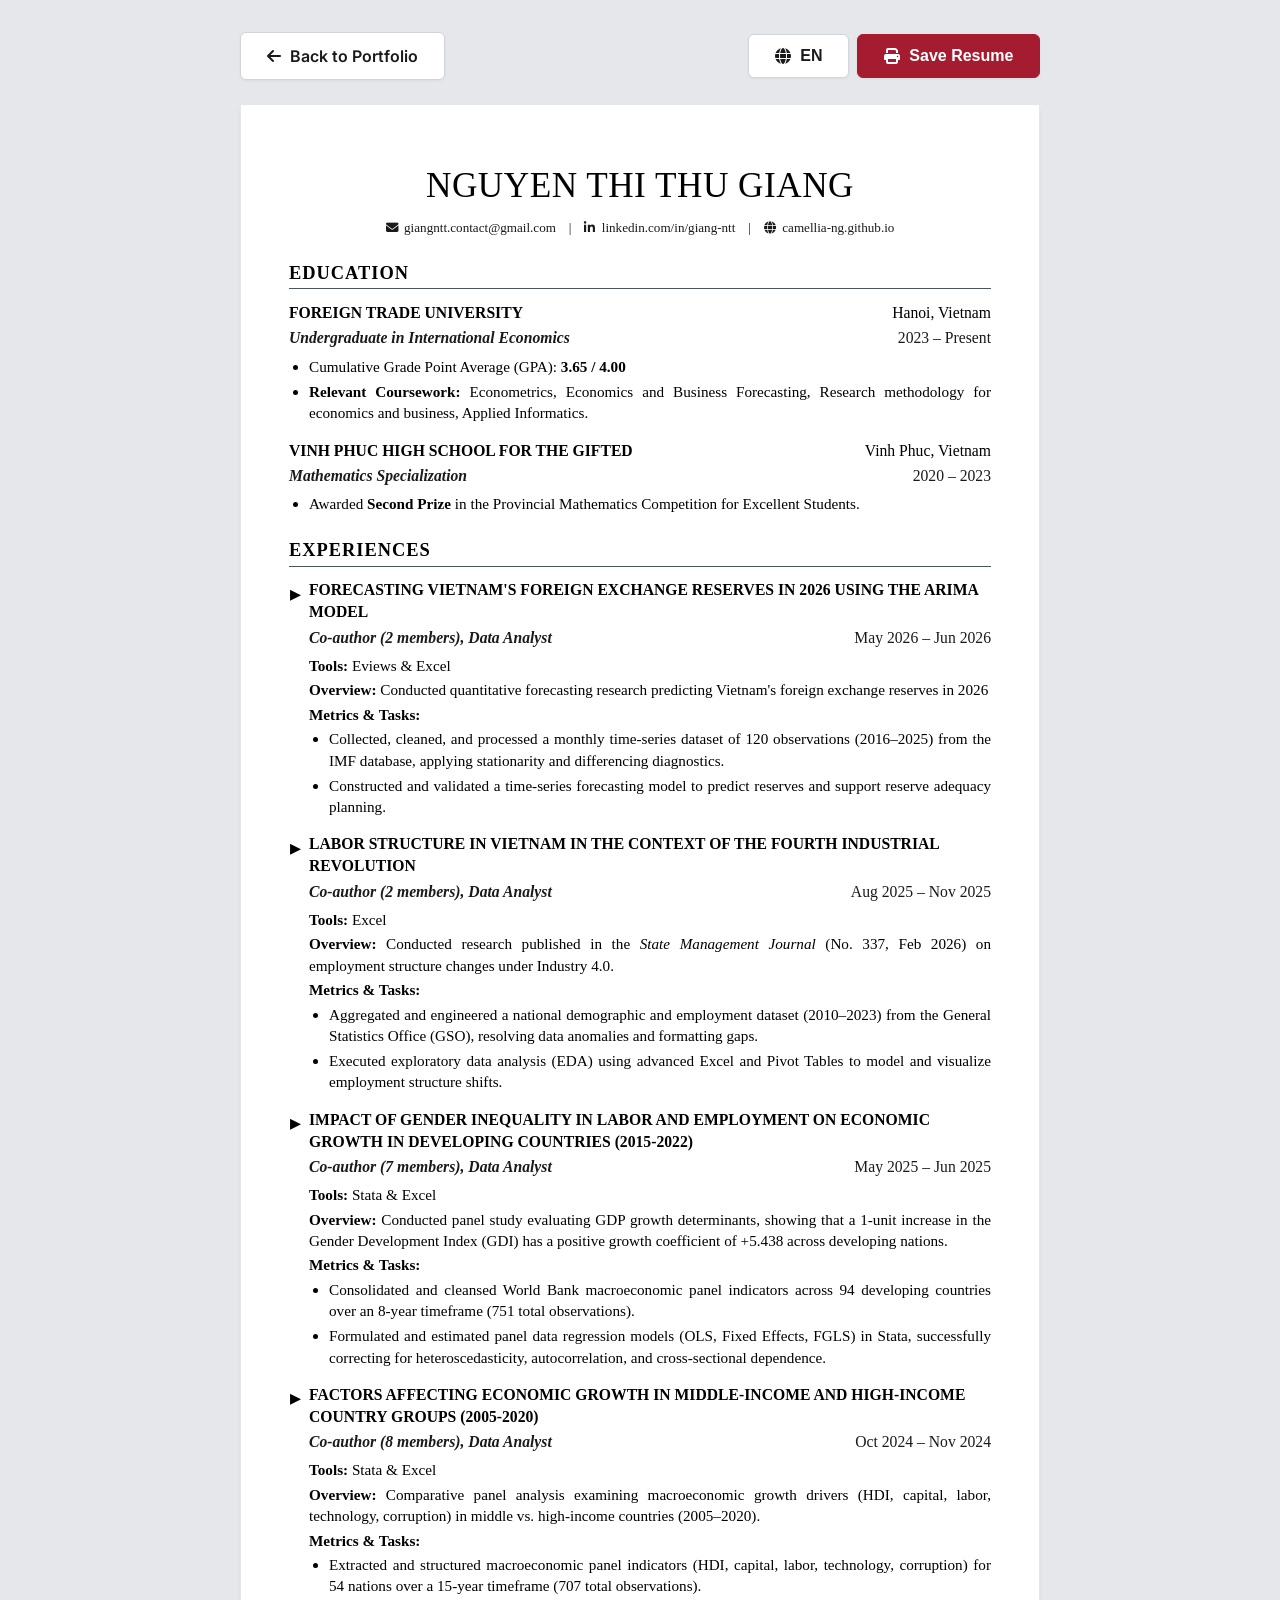
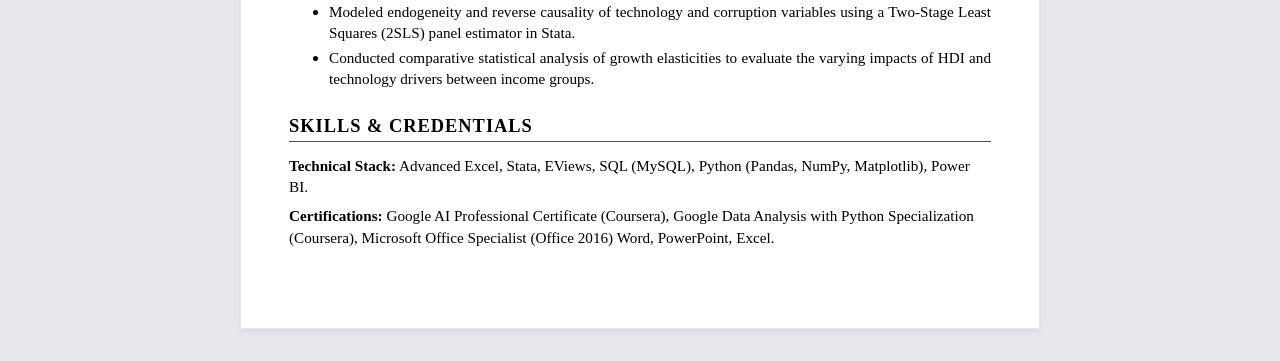
<file: resume/index.html>
<!DOCTYPE html>
<html lang="en">
<head>
    <meta charset="UTF-8">
    <meta name="viewport" content="width=device-width, initial-scale=1.0">
    <title>Resume | Nguyen Thi Thu Giang</title>
    
    <!-- Google Fonts for Print & Web -->
    <link rel="preconnect" href="https://fonts.googleapis.com">
    <link rel="preconnect" href="https://fonts.gstatic.com" crossorigin>
    <link href="https://fonts.googleapis.com/css2?family=Lora:ital,wght@0,400;0,700;1,400&family=Inter:wght@400;500;600;700&display=swap" rel="stylesheet">
    
    <!-- FontAwesome for Icons -->
    <link rel="stylesheet" href="https://cdnjs.cloudflare.com/ajax/libs/font-awesome/6.4.0/css/all.min.css">
    
    <!-- Favicon -->
    <link rel="icon" type="image/png" href="../assets/favicon.png?v=3.0">
    
    <style>
        /* ==========================================================================
           HARVARD RESUME STYLING
           ========================================================================== */
        :root {
            --primary-color: #000000;
            --secondary-color: #1a1a1a;
            --border-color: #4b5563; /* Darker border (grey-600) for better contrast */
            --accent-color: #a51c30; /* Harvard Crimson */
            --bg-web: #e5e7eb; /* Darker background (grey-200) to make white sheet pop */
        }

        * {
            box-sizing: border-box;
            margin: 0;
            padding: 0;
        }

        body {
            font-family: 'Times New Roman', Times, serif;
            color: var(--primary-color);
            background-color: var(--bg-web);
            line-height: 1.4;
            padding: 2rem 1rem;
            -webkit-print-color-adjust: exact;
            print-color-adjust: exact;
        }

        /* Web Interface Controls */
        .controls-container {
            max-width: 800px;
            margin: 0 auto 1.5rem auto;
            display: flex;
            justify-content: space-between;
            align-items: center;
            font-family: 'Inter', sans-serif;
        }

        .btn-control {
            display: inline-flex;
            align-items: center;
            gap: 0.6rem;
            padding: 0.75rem 1.6rem;
            font-size: 1rem;
            font-weight: 600;
            text-decoration: none;
            color: var(--secondary-color);
            background-color: #ffffff;
            border: 1px solid #d1d5db;
            border-radius: 6px;
            box-shadow: 0 1px 3px rgba(0,0,0,0.05);
            cursor: pointer;
            transition: all 0.2s ease;
        }

        .btn-control:hover {
            color: var(--primary-color);
            background-color: #f9fafb;
            border-color: #9ca3af;
            transform: translateY(-1px);
        }

        .btn-primary-control {
            color: #ffffff;
            background-color: var(--accent-color);
            border-color: var(--accent-color);
        }

        .btn-primary-control:hover {
            color: #ffffff;
            background-color: #821424;
            border-color: #821424;
        }

        /* Resume Page Container */
        .resume-page {
            max-width: 800px;
            margin: 0 auto;
            background-color: #ffffff;
            padding: 3.5rem 3rem;
            box-shadow: 0 4px 6px -1px rgba(0, 0, 0, 0.05), 0 2px 4px -1px rgba(0, 0, 0, 0.03);
            border: 1px solid #e5e7eb;
        }

        /* Header Section */
        .resume-header {
            text-align: center;
            margin-bottom: 1.5rem;
        }

        .candidate-name {
            font-size: 2.2rem;
            font-weight: normal;
            letter-spacing: 0.5px;
            margin-bottom: 0.5rem;
            text-transform: uppercase;
        }

        .contact-info {
            font-size: 0.82rem;
            color: var(--secondary-color);
            margin-bottom: 1rem;
        }

        .contact-info span {
            margin: 0 0.3rem;
            white-space: nowrap;
        }

        .contact-info i {
            font-size: 0.78rem;
            color: var(--secondary-color);
            margin-right: 0.2rem;
        }

        .contact-info a {
            color: inherit;
            text-decoration: none;
            border-bottom: 1px solid transparent;
        }

        .contact-info a:hover {
            border-bottom-color: var(--secondary-color);
        }

        /* Section Formatting */
        .resume-section {
            margin-bottom: 1.5rem;
        }

        .section-title-container {
            border-bottom: 1px solid var(--border-color);
            margin-bottom: 0.8rem;
            padding-bottom: 0.1rem;
        }

        .section-title {
            font-size: 1.15rem;
            font-weight: bold;
            text-transform: uppercase;
            letter-spacing: 1px;
            color: var(--primary-color);
        }

        /* Timeline Entries */
        .resume-entry {
            margin-bottom: 1rem;
        }

        .entry-header {
            display: flex;
            justify-content: space-between;
            font-weight: bold;
            font-size: 0.98rem;
            margin-bottom: 0.2rem;
        }

        .entry-subheader {
            display: flex;
            justify-content: space-between;
            font-style: italic;
            font-size: 0.98rem;
            color: var(--secondary-color);
            margin-bottom: 0.4rem;
        }

        .entry-title {
            font-weight: bold;
        }

        .entry-org {
            font-weight: bold;
        }

        .entry-date, .entry-location {
            font-weight: normal;
            font-style: normal;
        }

        /* Bullet Points description */
        .entry-bullets {
            list-style-type: disc;
            margin-top: 0.15rem;
            margin-bottom: 0.15rem;
            margin-left: 1.25rem;
            padding-left: 0;
            font-size: 0.95rem;
            color: var(--primary-color);
        }

        .entry-bullets li {
            margin-bottom: 0.25rem;
            text-align: justify;
        }

        .project-overview {
            margin-top: 0.2rem;
            margin-bottom: 0.2rem;
            text-align: justify;
            font-size: 0.95rem;
            color: var(--primary-color);
        }

        .project-tools {
            margin-top: 0.2rem;
            margin-bottom: 0.2rem;
            text-align: justify;
            font-size: 0.95rem;
            color: var(--primary-color);
        }

        .projects-section .resume-entry {
            position: relative;
            padding-left: 1.25rem;
        }

        .projects-section .resume-entry::before {
            content: "▸";
            position: absolute;
            left: 0.05rem;
            top: -0.1rem;
            font-size: 1.4rem;
            color: var(--primary-color);
        }

        .project-metrics-title {
            margin-bottom: 0.2rem;
            font-weight: bold;
            font-size: 0.95rem;
            color: var(--primary-color);
        }

        /* Skills Layout */
        .skills-entry {
            font-size: 0.95rem;
            margin-bottom: 0.5rem;
        }

        .skills-category {
            font-weight: bold;
        }

        /* ==========================================================================
           PRINT STYLING
           ========================================================================== */
        @media print {
            @page {
                margin-top: 30px; /* Increased top margin for better top-edge breathing room */
                margin-bottom: 12px; /* Kept tight to ensure single-page print fit */
                margin-left: 48px;
                margin-right: 48px;
            }

            body {
                background-color: #ffffff;
                padding: 0;
                color: #000000;
                font-size: 10.7pt; /* Maximized base size for print */
                line-height: 1.35;
            }

            .controls-container {
                display: none !important;
            }

            .resume-page {
                box-shadow: none !important;
                border: none !important;
                padding: 0 !important;
                margin: 0 !important;
                max-width: 100% !important;
                width: 100% !important;
            }

            .resume-header {
                margin-bottom: 0.4rem !important; /* Tighter header margins */
            }

            .candidate-name {
                font-size: 18pt; /* Slightly smaller name for better vertical flow */
                margin-bottom: 0.2rem;
            }

            .contact-info {
                font-size: 8.5pt !important;
                margin-bottom: 0.4rem !important;
            }

            .resume-section {
                margin-bottom: 0.85rem; /* Expanded section margins */
            }

            .section-title-container {
                margin-bottom: 0.35rem;
            }

            .section-title {
                font-size: 11.3pt;
            }

            .resume-entry {
                margin-bottom: 0.5rem; /* Expanded entry margins */
                page-break-inside: avoid;
            }

            /* Entry Headers & Subheaders (Equal Rank) */
            .entry-header,
            .entry-subheader,
            .entry-org,
            .entry-title,
            .entry-date,
            .entry-location {
                font-size: 10.7pt !important;
            }

            .entry-subheader {
                margin-bottom: 0.1rem;
            }

            /* Entry Bullets & Skills Details & Project Overviews (Equal Rank) */
            .entry-bullets,
            .entry-bullets li,
            .project-tools,
            .project-overview,
            .project-metrics-title,
            .skills-entry {
                font-size: 10.3pt !important;
            }

            .entry-bullets {
                margin-top: 0.05rem !important;
                margin-bottom: 0.05rem !important;
            }

            .entry-bullets li {
                margin-bottom: 0.12rem;
            }

            .skills-entry {
                margin-bottom: 0.2rem;
            }

            /* Specific adjustments for Vietnamese translation text length expansion */
            html[lang="vi"] body {
                font-size: 9.8pt !important;
                line-height: 1.20 !important;
            }
            html[lang="vi"] .candidate-name {
                font-size: 14pt !important;
                margin-bottom: 0.10rem !important;
            }
            html[lang="vi"] .contact-info {
                font-size: 7.8pt !important;
                margin-bottom: 0.20rem !important;
            }
            html[lang="vi"] .resume-section {
                margin-bottom: 0.32rem !important;
            }
            html[lang="vi"] .section-title-container {
                margin-bottom: 0.15rem !important;
            }
            html[lang="vi"] .section-title {
                font-size: 10.2pt !important;
            }
            html[lang="vi"] .resume-entry {
                margin-bottom: 0.18rem !important;
            }
            html[lang="vi"] .entry-header,
            html[lang="vi"] .entry-subheader,
            html[lang="vi"] .entry-org,
            html[lang="vi"] .entry-title,
            html[lang="vi"] .entry-date,
            html[lang="vi"] .entry-location {
                font-size: 9.8pt !important;
            }
            html[lang="vi"] .entry-bullets,
            html[lang="vi"] .entry-bullets li,
            html[lang="vi"] .project-tools,
            html[lang="vi"] .project-overview,
            html[lang="vi"] .project-metrics-title,
            html[lang="vi"] .skills-entry {
                font-size: 9.4pt !important;
            }
            html[lang="vi"] .entry-bullets li {
                margin-bottom: 0.02rem !important;
            }
            html[lang="vi"] .skills-entry {
                margin-bottom: 0.04rem !important;
            }
        }
    </style>
</head>
<body>

    <!-- Web Interface Controls -->
    <div class="controls-container">
        <a href="../" class="btn-control"><i class="fa-solid fa-arrow-left"></i> <span data-i18n="backToPortfolio">Back to Portfolio</span></a>
        <div style="display: flex; gap: 0.5rem;">
            <button class="btn-control" id="langToggle" aria-label="Toggle language"><i class="fa-solid fa-globe"></i> <span class="lang-text">EN</span></button>
            <button class="btn-control btn-primary-control" onclick="window.print()"><i class="fa-solid fa-print"></i> <span data-i18n="saveResume">Save Resume</span></button>
        </div>
    </div>

    <!-- Harvard Resume Page -->
    <div class="resume-page">
        <!-- Header -->
        <header class="resume-header">
            <h1 class="candidate-name" data-i18n="name">Nguyen Thi Thu Giang</h1>
            <div class="contact-info">
                <span><i class="fa-solid fa-envelope"></i> <a href="mailto:giangntt.contact@gmail.com">giangntt.contact@gmail.com</a></span>
                <span>|</span>
                <span><i class="fa-brands fa-linkedin-in"></i> <a href="https://www.linkedin.com/in/giang-ntt/" target="_blank" rel="noopener noreferrer">linkedin.com/in/giang-ntt</a></span>
                <span>|</span>
                <span><i class="fa-solid fa-globe"></i> <a href="https://camellia-ng.github.io/" target="_blank" rel="noopener noreferrer">camellia-ng.github.io</a></span>
            </div>
        </header>

        <!-- Education Section -->
        <section class="resume-section">
            <div class="section-title-container">
                <h2 class="section-title" data-i18n="secEdu">Education</h2>
            </div>
            
            <div class="resume-entry">
                <div class="entry-header">
                    <span class="entry-org" data-i18n="ftuName">FOREIGN TRADE UNIVERSITY</span>
                    <span class="entry-location" data-i18n="ftuLoc">Hanoi, Vietnam</span>
                </div>
                <div class="entry-subheader">
                    <span class="entry-title" data-i18n="ftuTitle">Undergraduate in International Economics</span>
                    <span class="entry-date" data-i18n="ftuDate">2023 – Present</span>
                </div>
                <ul class="entry-bullets">
                    <li data-i18n="ftuGpa">Cumulative Grade Point Average (GPA): <strong>3.65 / 4.00</strong></li>
                    <li data-i18n="ftuCourses"><strong>Relevant Coursework:</strong> Econometrics, Economics and Business Forecasting, Research methodology for economics and business, Applied Informatics.</li>
                </ul>
            </div>

            <div class="resume-entry">
                <div class="entry-header">
                    <span class="entry-org" data-i18n="vphsName">VINH PHUC HIGH SCHOOL FOR THE GIFTED</span>
                    <span class="entry-location" data-i18n="vphsLoc">Vinh Phuc, Vietnam</span>
                </div>
                <div class="entry-subheader">
                    <span class="entry-title" data-i18n="vphsTitle">Mathematics Specialization</span>
                    <span class="entry-date" data-i18n="vphsDate">2020 – 2023</span>
                </div>
                <ul class="entry-bullets">
                    <li data-i18n="vphsAward">Awarded <strong>Second Prize</strong> in the Provincial Mathematics Competition for Excellent Students.</li>
                </ul>
            </div>
        </section>

        <!-- Projects Section -->
        <section class="resume-section projects-section">
            <div class="section-title-container">
                <h2 class="section-title" data-i18n="secProj">Experiences</h2>
            </div>
            
            <!-- Project 1 -->
            <div class="resume-entry">
                <div class="entry-header">
                    <span class="entry-org" data-i18n="p1Title">FORECASTING VIETNAM'S FOREIGN EXCHANGE RESERVES IN 2026 USING THE ARIMA MODEL</span>
                </div>
                <div class="entry-subheader">
                    <span class="entry-title" data-i18n="p1Role">Co-author, Data Analyst</span>
                    <span class="entry-date" data-i18n="p1Date">May 2026 – Jun 2026</span>
                </div>
                <p class="project-tools" data-i18n="p1Tools">
                    <strong>Tools:</strong> Eviews & Excel
                </p>
                <p class="project-overview" data-i18n="p1Overview">
                    <strong>Overview:</strong> Conducted quantitative forecasting research predicting Vietnam's reserves to reach approximately $93.3 Billion by December 2026.
                </p>
                <p class="project-metrics-title" data-i18n="p1MetricsTitle">
                    Metrics & Tasks:
                </p>
                <ul class="entry-bullets">
                    <li data-i18n="p1Task1">Collected, cleaned, and processed a monthly time-series dataset of 120 observations (2016–2025) from the IMF database, applying stationarity and differencing diagnostics.</li>
                    <li data-i18n="p1Task2">Constructed and validated a time-series forecasting model to predict reserves and support reserve adequacy planning.</li>
                </ul>
            </div>
            
            <!-- Project 2 -->
            <div class="resume-entry">
                <div class="entry-header">
                    <span class="entry-org" data-i18n="p2Title">LABOR STRUCTURE IN VIETNAM IN THE CONTEXT OF THE FOURTH INDUSTRIAL REVOLUTION</span>
                </div>
                <div class="entry-subheader">
                    <span class="entry-title" data-i18n="p2Role">Co-author, Data Analyst</span>
                    <span class="entry-date" data-i18n="p2Date">Aug 2025 – Nov 2025</span>
                </div>
                <p class="project-tools" data-i18n="p2Tools">
                    <strong>Tools:</strong> Excel
                </p>
                <p class="project-overview" data-i18n="p2Overview">
                    <strong>Overview:</strong> Conducted research published in the <em>State Management Journal</em> (No. 337, Feb 2026) on employment structure changes under Industry 4.0.
                </p>
                <p class="project-metrics-title" data-i18n="p1MetricsTitle">
                    Metrics & Tasks:
                </p>
                <ul class="entry-bullets">
                    <li data-i18n="p2Task1">Aggregated and engineered a national demographic and employment dataset (2010–2023) from the General Statistics Office (GSO), resolving data anomalies and formatting gaps.</li>
                    <li data-i18n="p2Task2">Executed exploratory data analysis (EDA) using advanced Excel and Pivot Tables to model and visualize employment structure shifts.</li>
                </ul>
            </div>
   
            <!-- Project 3 -->
            <div class="resume-entry">
                <div class="entry-header">
                    <span class="entry-org" data-i18n="p3Title">IMPACT OF GENDER INEQUALITY IN LABOR AND EMPLOYMENT ON ECONOMIC GROWTH IN DEVELOPING COUNTRIES (2015-2022)</span>
                </div>
                <div class="entry-subheader">
                    <span class="entry-title" data-i18n="p3Role">Co-author, Data Analyst</span>
                    <span class="entry-date" data-i18n="p3Date">May 2025 – Jun 2025</span>
                </div>
                <p class="project-tools" data-i18n="p3Tools">
                    <strong>Tools:</strong> Stata & Excel
                </p>
                <p class="project-overview" data-i18n="p3Overview">
                    <strong>Overview:</strong> Conducted panel study evaluating GDP growth determinants, showing that a 1-unit increase in the Gender Development Index (GDI) has a positive growth coefficient of +5.438 across developing nations.
                </p>
                <p class="project-metrics-title" data-i18n="p1MetricsTitle">
                    Metrics & Tasks:
                </p>
                <ul class="entry-bullets">
                    <li data-i18n="p3Task1">Consolidated and cleansed World Bank macroeconomic panel indicators across 94 developing countries over an 8-year timeframe (751 total observations).</li>
                    <li data-i18n="p3Task2">Formulated and estimated panel data regression models (OLS, Fixed Effects, FGLS) in Stata, successfully correcting for heteroscedasticity, autocorrelation, and cross-sectional dependence.</li>
                </ul>
            </div>
  
            <!-- Project 4 -->
            <div class="resume-entry">
                <div class="entry-header">
                    <span class="entry-org" data-i18n="p4Title">FACTORS AFFECTING ECONOMIC GROWTH IN MIDDLE-INCOME AND HIGH-INCOME COUNTRY GROUPS (2005-2020)</span>
                </div>
                <div class="entry-subheader">
                    <span class="entry-title" data-i18n="p4Role">Co-author, Data Analyst</span>
                    <span class="entry-date" data-i18n="p4Date">Oct 2024 – Nov 2024</span>
                </div>
                <p class="project-tools" data-i18n="p4Tools">
                    <strong>Tools:</strong> Stata & Excel
                </p>
                <p class="project-overview" data-i18n="p4Overview">
                    <strong>Overview:</strong> Comparative panel analysis examining macroeconomic growth drivers (HDI, capital, labor, technology, corruption) in middle vs. high-income countries (2005–2020).
                </p>
                <p class="project-metrics-title" data-i18n="p1MetricsTitle">
                    Metrics & Tasks:
                </p>
                <ul class="entry-bullets">
                    <li data-i18n="p4Task1">Extracted and structured macroeconomic panel indicators (HDI, capital, labor, technology, corruption) for 54 nations over a 15-year timeframe (707 total observations).</li>
                    <li data-i18n="p4Task2">Modeled endogeneity and reverse causality of technology and corruption variables using a Two-Stage Least Squares (2SLS) panel estimator in Stata.</li>
                    <li data-i18n="p4Task3">Conducted comparative statistical analysis of growth elasticities to evaluate the varying impacts of HDI and technology drivers between income groups.</li>
                </ul>
            </div>
        </section>

        <!-- Technical Skills Section -->
        <section class="resume-section">
            <div class="section-title-container">
                <h2 class="section-title" data-i18n="secSkills">Skills & Credentials</h2>
            </div>
            
            <div class="skills-entry">
                <span class="skills-category" data-i18n="skillsCat">Technical Stack:</span> <span data-i18n="skillsVal">SQL (MySQL), Python (Pandas, NumPy, Matplotlib), Power BI, Stata, EViews, Advanced MS Excel.</span>
            </div>
            
            <div class="skills-entry">
                <span class="skills-category" data-i18n="certsCat">Certifications:</span> <span data-i18n="certsVal">Google AI Professional Certificate (Coursera), Google Data Analysis with Python Specialization (Coursera), Microsoft Office Specialist (Office 2016) Word, PowerPoint, Excel.</span>
            </div>
        </section>
    </div>

    <script>
        let currentLang = localStorage.getItem("lang") || "en";
        
        const translations = {
            en: {
                backToPortfolio: "Back to Portfolio",
                saveResume: "Save Resume",
                name: "Nguyen Thi Thu Giang",
                secEdu: "Education",
                secProj: "Experiences",
                secSkills: "Skills & Credentials",
                ftuName: "FOREIGN TRADE UNIVERSITY",
                ftuLoc: "Hanoi, Vietnam",
                ftuTitle: "Undergraduate in International Economics",
                ftuDate: "2023 – Present",
                ftuGpa: "Cumulative Grade Point Average (GPA): <strong>3.65 / 4.00</strong>",
                ftuCourses: "<strong>Relevant Coursework:</strong> Econometrics, Economics and Business Forecasting, Research methodology for economics and business, Applied Informatics.",
                vphsName: "VINH PHUC HIGH SCHOOL FOR THE GIFTED",
                vphsLoc: "Vinh Phuc, Vietnam",
                vphsTitle: "Mathematics Specialization",
                vphsDate: "2020 – 2023",
                vphsAward: "Awarded <strong>Second Prize</strong> in the Provincial Mathematics Competition for Excellent Students.",
                
                p1Title: "FORECASTING VIETNAM'S FOREIGN EXCHANGE RESERVES IN 2026 USING THE ARIMA MODEL",
                p1Role: "Co-author (2 members), Data Analyst",
                p1Date: "May 2026 – Jun 2026",
                p1Tools: "<strong>Tools:</strong> Eviews & Excel",
                p1Overview: "<strong>Overview:</strong> Conducted quantitative forecasting research predicting Vietnam's foreign exchange reserves in 2026",
                p1MetricsTitle: "Metrics & Tasks:",
                p1Task1: "Collected, cleaned, and processed a monthly time-series dataset of 120 observations (2016–2025) from the IMF database, applying stationarity and differencing diagnostics.",
                p1Task2: "Constructed and validated a time-series forecasting model to predict reserves and support reserve adequacy planning.",
                
                p2Title: "LABOR STRUCTURE IN VIETNAM IN THE CONTEXT OF THE FOURTH INDUSTRIAL REVOLUTION",
                p2Role: "Co-author (2 members), Data Analyst",
                p2Date: "Aug 2025 – Nov 2025",
                p2Tools: "<strong>Tools:</strong> Excel",
                p2Overview: "<strong>Overview:</strong> Conducted research published in the <em>State Management Journal</em> (No. 337, Feb 2026) on employment structure changes under Industry 4.0.",
                p2Task1: "Aggregated and engineered a national demographic and employment dataset (2010–2023) from the General Statistics Office (GSO), resolving data anomalies and formatting gaps.",
                p2Task2: "Executed exploratory data analysis (EDA) using advanced Excel and Pivot Tables to model and visualize employment structure shifts.",
                
                p3Title: "IMPACT OF GENDER INEQUALITY IN LABOR AND EMPLOYMENT ON ECONOMIC GROWTH IN DEVELOPING COUNTRIES (2015-2022)",
                p3Role: "Co-author (7 members), Data Analyst",
                p3Date: "May 2025 – Jun 2025",
                p3Tools: "<strong>Tools:</strong> Stata & Excel",
                p3Overview: "<strong>Overview:</strong> Conducted panel study evaluating GDP growth determinants, showing that a 1-unit increase in the Gender Development Index (GDI) has a positive growth coefficient of +5.438 across developing nations.",
                p3Task1: "Consolidated and cleansed World Bank macroeconomic panel indicators across 94 developing countries over an 8-year timeframe (751 total observations).",
                p3Task2: "Formulated and estimated panel data regression models (OLS, Fixed Effects, FGLS) in Stata, successfully correcting for heteroscedasticity, autocorrelation, and cross-sectional dependence.",
                
                p4Title: "FACTORS AFFECTING ECONOMIC GROWTH IN MIDDLE-INCOME AND HIGH-INCOME COUNTRY GROUPS (2005-2020)",
                p4Role: "Co-author (8 members), Data Analyst",
                p4Date: "Oct 2024 – Nov 2024",
                p4Tools: "<strong>Tools:</strong> Stata & Excel",
                p4Overview: "<strong>Overview:</strong> Comparative panel analysis examining macroeconomic growth drivers (HDI, capital, labor, technology, corruption) in middle vs. high-income countries (2005–2020).",
                p4Task1: "Extracted and structured macroeconomic panel indicators (HDI, capital, labor, technology, corruption) for 54 nations over a 15-year timeframe (707 total observations).",
                p4Task2: "Modeled endogeneity and reverse causality of technology and corruption variables using a Two-Stage Least Squares (2SLS) panel estimator in Stata.",
                p4Task3: "Conducted comparative statistical analysis of growth elasticities to evaluate the varying impacts of HDI and technology drivers between income groups.",
                
                
                skillsCat: "Technical Stack:",
                skillsVal: "Advanced Excel, Stata, EViews, SQL (MySQL), Python (Pandas, NumPy, Matplotlib), Power BI.",
                certsCat: "Certifications:",
                certsVal: "Google AI Professional Certificate (Coursera), Google Data Analysis with Python Specialization (Coursera), Microsoft Office Specialist (Office 2016) Word, PowerPoint, Excel."
            },
            vi: {
                backToPortfolio: "Quay lại Portfolio",
                saveResume: "Lưu CV / Tải PDF",
                name: "Nguyễn Thị Thu Giang",
                secEdu: "Học vấn",
                secProj: "Kinh nghiệm",
                secSkills: "Kỹ năng & Chứng chỉ",
                ftuName: "TRƯỜNG ĐẠI HỌC NGOẠI THƯƠNG",
                ftuLoc: "Hà Nội, Việt Nam",
                ftuTitle: "Sinh viên ngành Kinh tế quốc tế",
                ftuDate: "2023 – Hiện tại",
                ftuGpa: "Điểm trung bình tích lũy (GPA): <strong>3.65 / 4.00</strong>",
                ftuCourses: "<strong>Môn học liên quan:</strong> Kinh tế lượng, Dự báo trong kinh tế và kinh doanh, Phương pháp nghiên cứu trong kinh tế và kinh doanh, Tin học ứng dụng.",
                vphsName: "TRƯỜNG THPT CHUYÊN VĨNH PHÚC",
                vphsLoc: "Vinh Phuc, Vietnam",
                vphsTitle: "Chuyên Toán",
                vphsDate: "2020 – 2023",
                vphsAward: "Đạt <strong>Giải Nhì</strong> trong Kỳ thi học sinh giỏi Toán cấp tỉnh.",
                
                p1Title: "DỰ BÁO DỰ TRỮ NGOẠI HỐI CỦA VIỆT NAM NĂM 2026 BẰNG MÔ HÌNH ARIMA",
                p1Role: "Đồng tác giả (2 thành viên), Chuyên viên phân tích dữ liệu",
                p1Date: "05/2026 – 06/2026",
                p1Tools: "<strong>Công cụ:</strong> Eviews & Excel",
                p1Overview: "<strong>Tổng quan:</strong> Nghiên cứu dự báo định lượng dự báo dự trữ ngoại hối của Việt Nam năm 2026",
                p1MetricsTitle: "Các chỉ số & Nhiệm vụ:",
                p1Task1: "Thu thập, làm sạch và xử lý tập dữ liệu chuỗi thời gian theo tháng gồm 120 quan sát (2016–2025) từ cơ sở dữ liệu IMF, thực hiện kiểm định tính dừng và lấy sai phân.",
                p1Task2: "Xây dựng và kiểm định mô hình dự báo chuỗi thời gian để dự báo mức dự trữ và hỗ trợ lập kế hoạch về tính đầy đủ của dự trữ ngoại hối.",
                
                p2Title: "CƠ CẤU LAO ĐỘNG Ở VIỆT NAM TRONG BỐI CẢNH CUỘC CÁCH MẠNG CÔNG NGHIỆP LẦN THỨ TƯ",
                p2Role: "Đồng tác giả (2 thành viên), Chuyên viên phân tích dữ liệu",
                p2Date: "08/2025 – 11/2025",
                p2Tools: "<strong>Công cụ:</strong> Excel",
                p2Overview: "<strong>Tổng quan:</strong> Nghiên cứu về thay đổi cơ cấu việc làm dưới Cách mạng công nghiệp 4.0; được đăng trên <em>Tạp chí Quản lý nhà nước</em> (Số 337, tháng 2 năm 2026).",
                p2Task1: "Tổng hợp và thiết lập tập dữ liệu nhân khẩu học và việc làm quốc gia (2010–2023) từ Tổng cục Thống kê (GSO), xử lý dữ liệu dị biệt và khoảng trống định dạng.",
                p2Task2: "Thực hiện phân tích khám phá dữ liệu (EDA) sử dụng các bảng xoay Pivot Tables và Excel nâng cao để mô hình hóa và trực quan hóa dịch chuyển cơ cấu việc làm.",
                
                p3Title: "TÁC ĐỘNG CỦA BẤT BÌNH ĐẲNG GIỚI TRONG LAO ĐỘNG VÀ VIỆC LÀM ĐẾN TĂNG TRƯỞNG KINH TẾ TẠI CÁC QUỐC GIA ĐANG PHÁT TRIỂN GIAI ĐOẠN 2015 - 2022",
                p3Role: "Đồng tác giả (7 thành viên), Chuyên viên phân tích dữ liệu",
                p3Date: "05/2025 – 06/2025",
                p3Tools: "<strong>Công cụ:</strong> Stata & Excel",
                p3Overview: "<strong>Tổng quan:</strong> Nghiên cứu dữ liệu bảng đánh giá các yếu tố quyết định tăng trưởng GDP, chỉ ra rằng mức tăng 1 đơn vị trong Chỉ số phát triển giới (GDI) có hệ số tăng trưởng dương là +5.438 ở các nước đang phát triển.",
                p3Task1: "Tổng hợp và làm sạch các chỉ số bảng vĩ mô của Ngân hàng Thế giới tại 94 quốc gia đang phát triển trong 8 năm (tổng cộng 751 quan sát).",
                p3Task2: "Thiết lập và ước lượng các mô hình hồi quy dữ liệu bảng (OLS, Tác động cố định, FGLS) trong Stata, khắc phục các vấn đề phương sai sai số thay đổi, tự tương quan và phụ thuộc chéo.",
                
                p4Title: "CÁC NHÂN TỐ ẢNH HƯỞNG ĐẾN TĂNG TRƯỞNG KINH TẾ Ở NHÓM CÁC QUỐC GIA CÓ THU NHẬP TRUNG BÌNH VÀ THU NHẬP CAO GIAI ĐOẠN 2005 - 2020",
                p4Role: "Đồng tác giả (8 thành viên), Chuyên viên phân tích dữ liệu",
                p4Date: "10/2024 – 11/2024",
                p4Tools: "<strong>Công cụ & Công nghệ:</strong> Stata & Excel",
                p4Overview: "<strong>Tổng quan:</strong> Phân tích bảng so sánh kiểm tra các yếu tố thúc đẩy tăng trưởng (HDI, vốn, lao động, công nghệ, tham nhũng) ở các quốc gia thu nhập trung bình so với thu nhập cao (2005–2020).",
                p4Task1: "Trích xuất và cấu trúc các chỉ số kinh tế vĩ mô (HDI, vốn, lao động, công nghệ, tham nhũng) cho 54 quốc gia trong 15 năm (tổng cộng 707 quan sát).",
                p4Task2: "Mô hình hóa tính nội sinh và quan hệ nhân quả ngược của biến công nghệ và tham nhũng sử dụng ước lượng bình phương tối thiểu hai giai đoạn (2SLS) trên Stata.",
                p4Task3: "Thực hiện phân tích thống kê so sánh độ co giãn tăng trưởng để đánh giá tác động khác biệt của HDI và công nghệ giữa hai nhóm quốc gia.",
                
                skillsCat: "Kỹ năng chuyên môn:",
                skillsVal: "Advanced Excel, Stata, EViews, SQL (MySQL), Python (Pandas, NumPy, Matplotlib), Power BI.",
                certsCat: "Chứng chỉ:",
                certsVal: "Chứng chỉ Chuyên nghiệp Google AI (Coursera), Google Data Analysis with Python Specialization (Coursera), Microsoft Office Specialist (Office 2016) Word, PowerPoint, Excel.",
            }
        };

        const langToggle = document.getElementById("langToggle");
        
        function updateLangUI() {
            if (langToggle) {
                langToggle.querySelector(".lang-text").textContent = currentLang.toUpperCase();
            }
            
            // Loop through i18n
            document.querySelectorAll("[data-i18n]").forEach(el => {
                const key = el.getAttribute("data-i18n");
                const translated = translations[currentLang][key];
                if (translated) {
                    el.innerHTML = translated;
                }
            });
            
            // Update Lang attribute in document element
            document.documentElement.lang = currentLang;
        }

        if (langToggle) {
            langToggle.addEventListener("click", () => {
                currentLang = currentLang === "en" ? "vi" : "en";
                localStorage.setItem("lang", currentLang);
                updateLangUI();
            });
        }

        // Run initially
        updateLangUI();
    </script>
</body>
</html>
</file>
